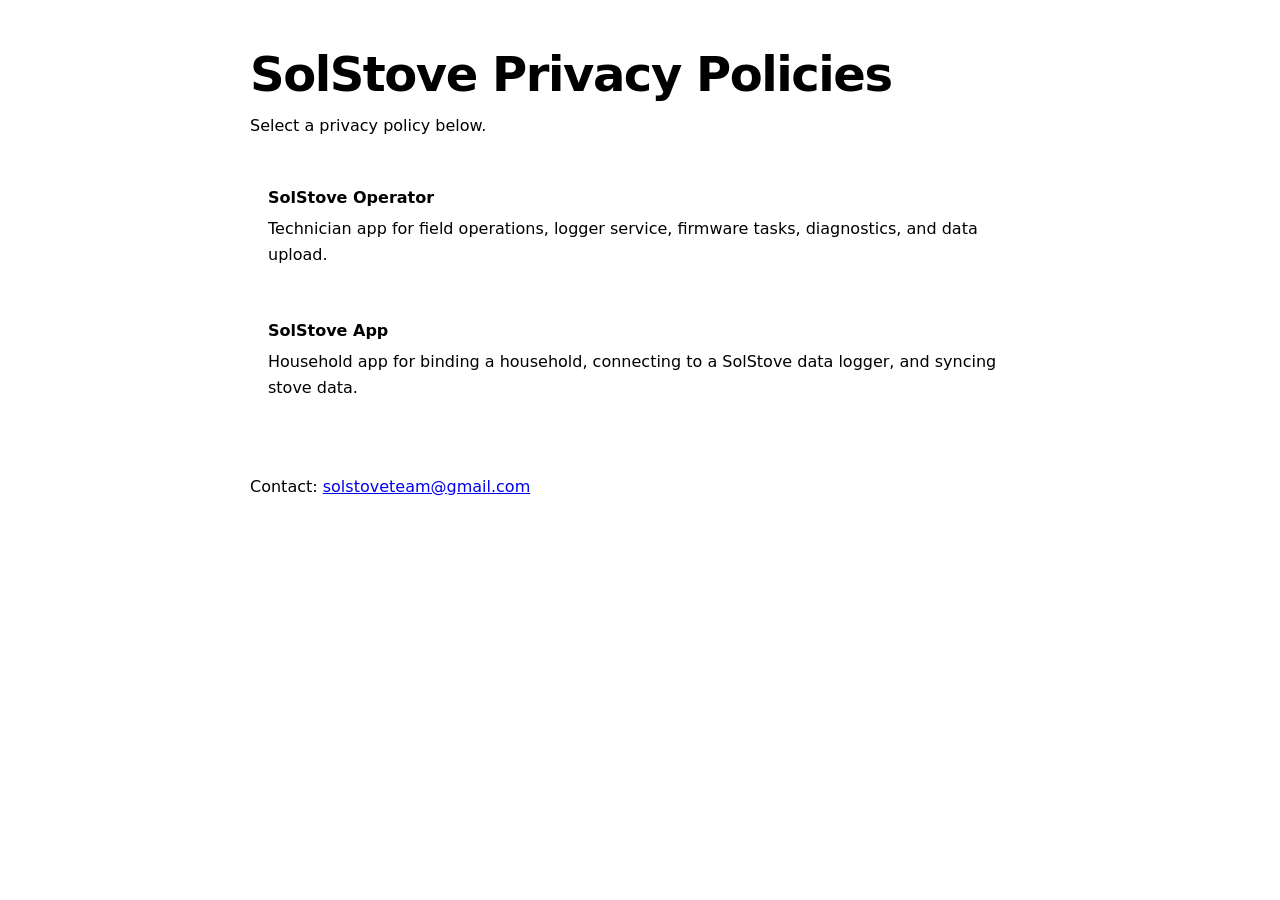
<file: index.html>
<!-- index.html -->

<!doctype html>

<html lang="en">
<head>
  <meta charset="utf-8">
  <meta name="viewport" content="width=device-width, initial-scale=1">
  <title>SolStove Privacy Policies</title>
  <meta name="description" content="Privacy policies for SolStove mobile applications.">
  <link rel="stylesheet" href="/styles.css">
</head>
<body>
  <main>
    <h1>SolStove Privacy Policies</h1>
    <p>Select a privacy policy below.</p>
<ul class="cards">
  <li>
    <a href="/operator/">
      <strong>SolStove Operator</strong>
      <span>Technician app for field operations, logger service, firmware tasks, diagnostics, and data upload.</span>
    </a>
  </li>
  <li>
    <a href="/app/">
      <strong>SolStove App</strong>
      <span>Household app for binding a household, connecting to a SolStove data logger, and syncing stove data.</span>
    </a>
  </li>
</ul>
<footer>
  Contact: <a href="mailto:solstoveteam@gmail.com">solstoveteam@gmail.com</a>
</footer>
  </main>
</body>
</html>
</file>
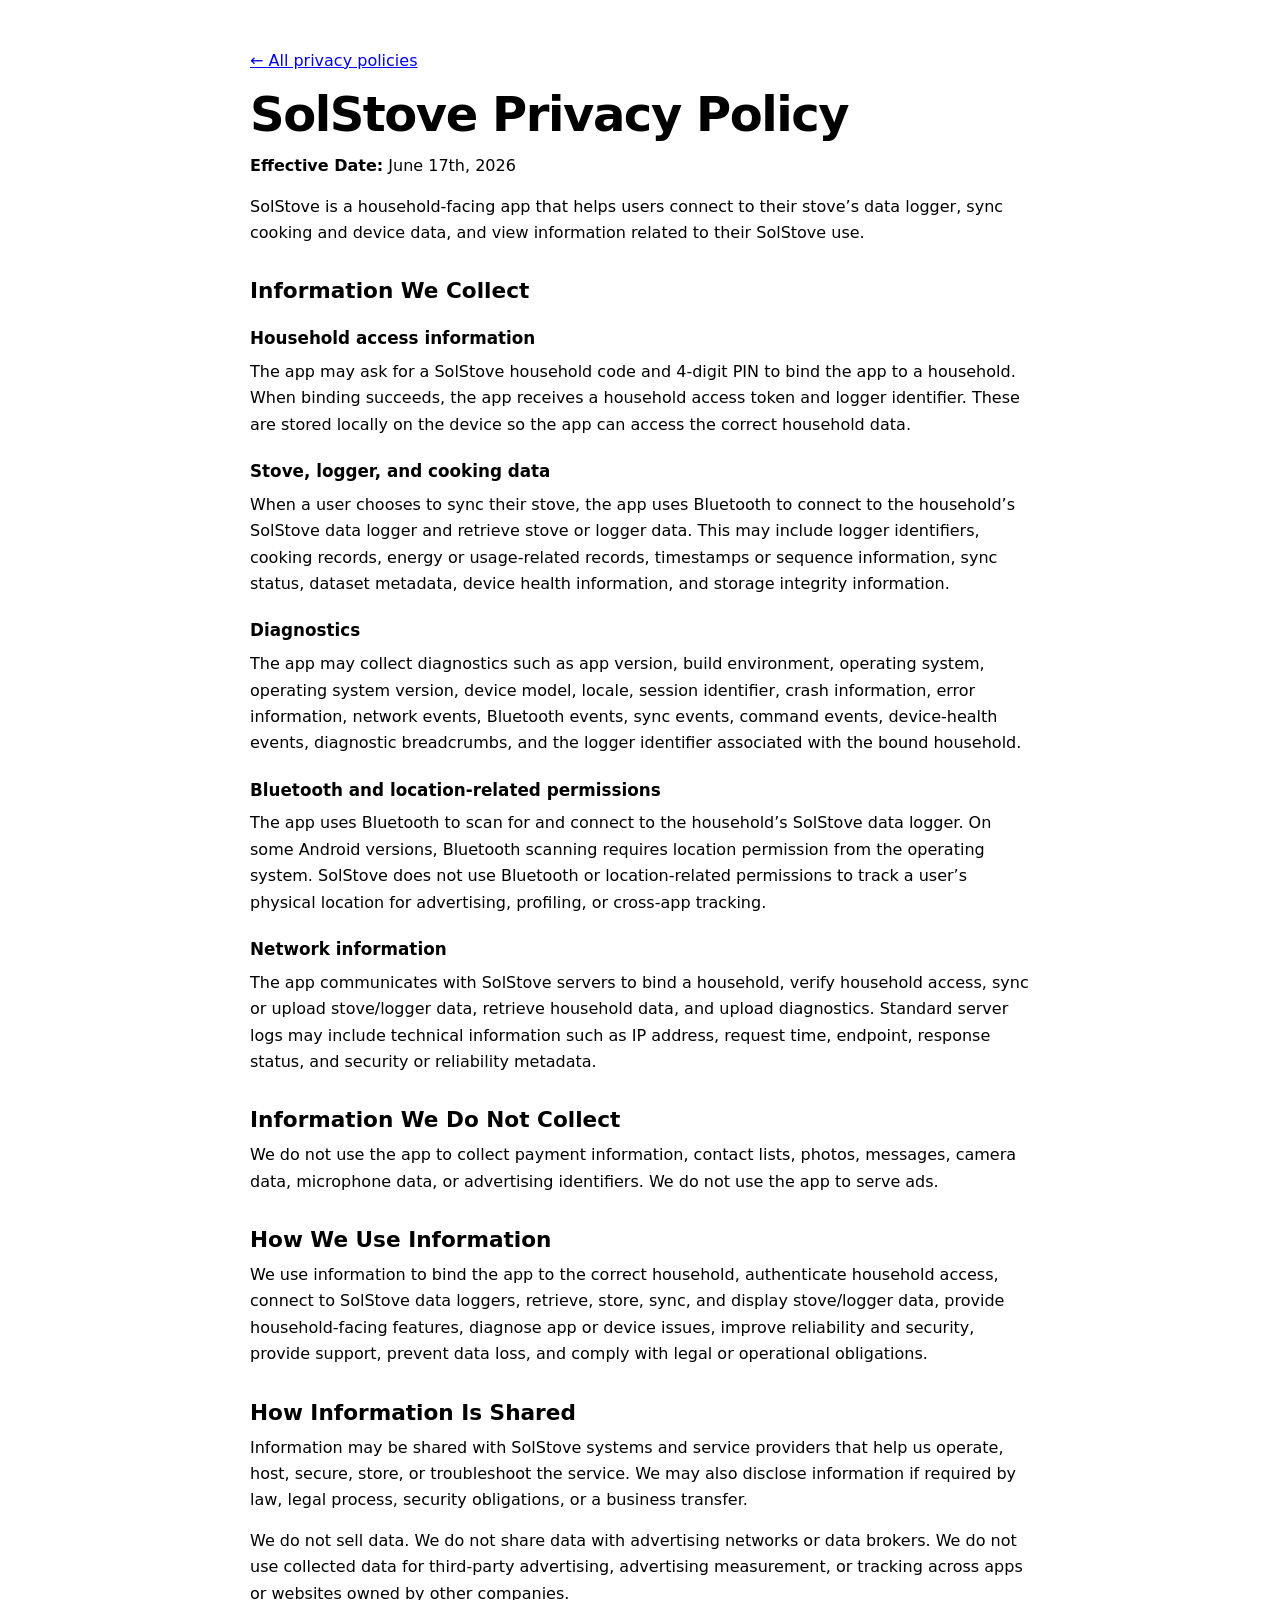
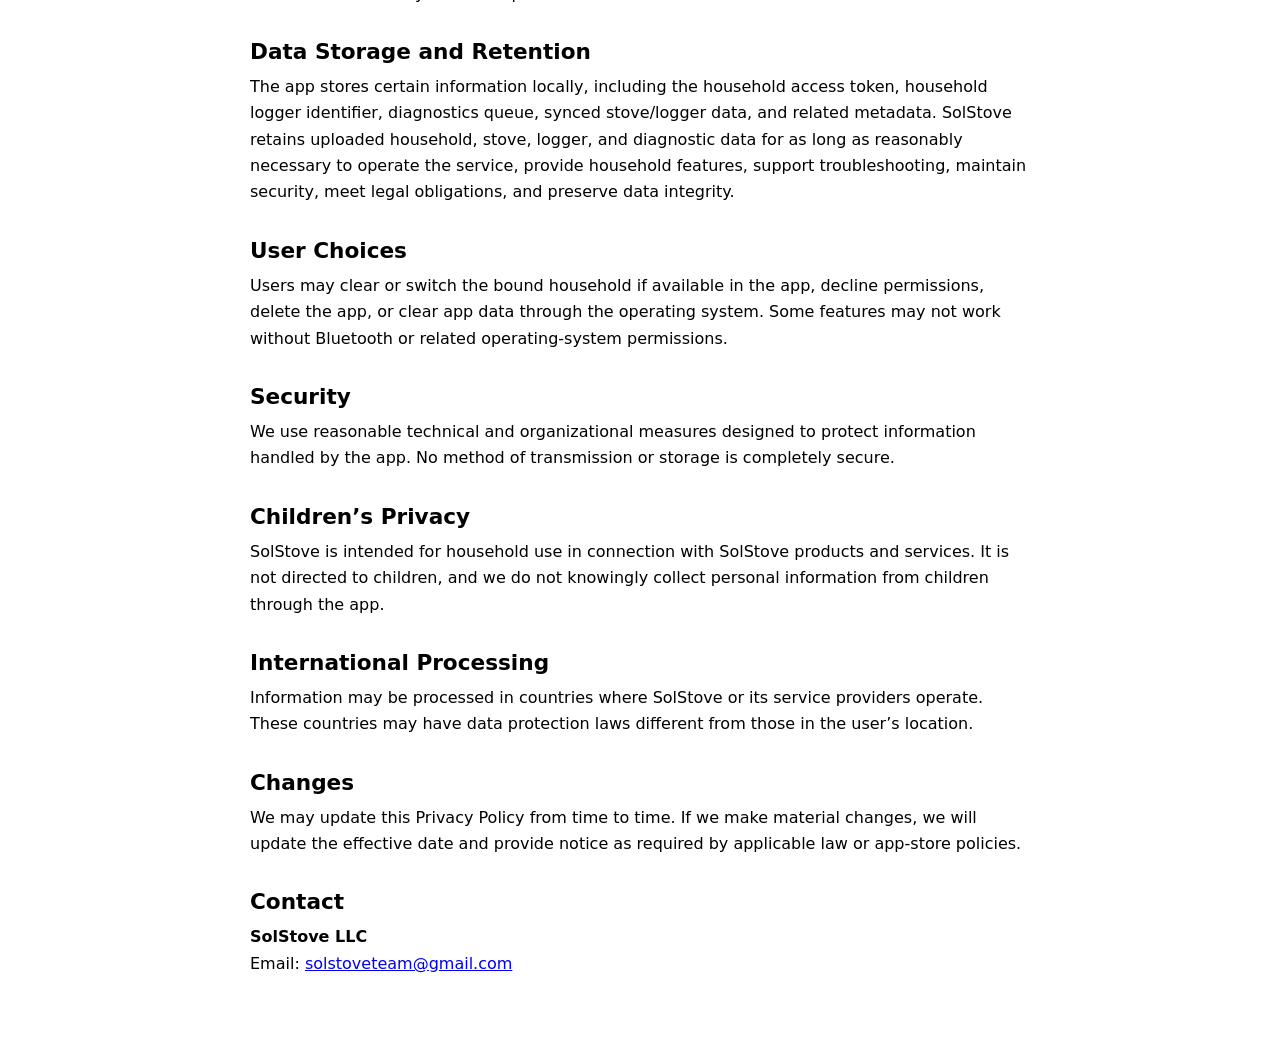
<file: app/index.html>
<!-- consumer-app/index.html -->

<!doctype html>

<html lang="en">
<head>
  <meta charset="utf-8">
  <meta name="viewport" content="width=device-width, initial-scale=1">
  <title>SolStove Privacy Policy</title>
  <meta name="description" content="Privacy Policy for the SolStove mobile app.">
  <link rel="stylesheet" href="/styles.css">
</head>
<body>
  <main>
    <p><a href="/">← All privacy policies</a></p>
<h1>SolStove Privacy Policy</h1>
<p><strong>Effective Date:</strong> June 17th, 2026</p>
<p>SolStove is a household-facing app that helps users connect to their stove’s data logger, sync cooking and device data, and view information related to their SolStove use.</p>
<h2>Information We Collect</h2>
<h3>Household access information</h3>
<p>The app may ask for a SolStove household code and 4-digit PIN to bind the app to a household. When binding succeeds, the app receives a household access token and logger identifier. These are stored locally on the device so the app can access the correct household data.</p>
<h3>Stove, logger, and cooking data</h3>
<p>When a user chooses to sync their stove, the app uses Bluetooth to connect to the household’s SolStove data logger and retrieve stove or logger data. This may include logger identifiers, cooking records, energy or usage-related records, timestamps or sequence information, sync status, dataset metadata, device health information, and storage integrity information.</p>
<h3>Diagnostics</h3>
<p>The app may collect diagnostics such as app version, build environment, operating system, operating system version, device model, locale, session identifier, crash information, error information, network events, Bluetooth events, sync events, command events, device-health events, diagnostic breadcrumbs, and the logger identifier associated with the bound household.</p>
<h3>Bluetooth and location-related permissions</h3>
<p>The app uses Bluetooth to scan for and connect to the household’s SolStove data logger. On some Android versions, Bluetooth scanning requires location permission from the operating system. SolStove does not use Bluetooth or location-related permissions to track a user’s physical location for advertising, profiling, or cross-app tracking.</p>
<h3>Network information</h3>
<p>The app communicates with SolStove servers to bind a household, verify household access, sync or upload stove/logger data, retrieve household data, and upload diagnostics. Standard server logs may include technical information such as IP address, request time, endpoint, response status, and security or reliability metadata.</p>
<h2>Information We Do Not Collect</h2>
<p>We do not use the app to collect payment information, contact lists, photos, messages, camera data, microphone data, or advertising identifiers. We do not use the app to serve ads.</p>
<h2>How We Use Information</h2>
<p>We use information to bind the app to the correct household, authenticate household access, connect to SolStove data loggers, retrieve, store, sync, and display stove/logger data, provide household-facing features, diagnose app or device issues, improve reliability and security, provide support, prevent data loss, and comply with legal or operational obligations.</p>
<h2>How Information Is Shared</h2>
<p>Information may be shared with SolStove systems and service providers that help us operate, host, secure, store, or troubleshoot the service. We may also disclose information if required by law, legal process, security obligations, or a business transfer.</p>
<p>We do not sell data. We do not share data with advertising networks or data brokers. We do not use collected data for third-party advertising, advertising measurement, or tracking across apps or websites owned by other companies.</p>
<h2>Data Storage and Retention</h2>
<p>The app stores certain information locally, including the household access token, household logger identifier, diagnostics queue, synced stove/logger data, and related metadata. SolStove retains uploaded household, stove, logger, and diagnostic data for as long as reasonably necessary to operate the service, provide household features, support troubleshooting, maintain security, meet legal obligations, and preserve data integrity.</p>
<h2>User Choices</h2>
<p>Users may clear or switch the bound household if available in the app, decline permissions, delete the app, or clear app data through the operating system. Some features may not work without Bluetooth or related operating-system permissions.</p>
<h2>Security</h2>
<p>We use reasonable technical and organizational measures designed to protect information handled by the app. No method of transmission or storage is completely secure.</p>
<h2>Children’s Privacy</h2>
<p>SolStove is intended for household use in connection with SolStove products and services. It is not directed to children, and we do not knowingly collect personal information from children through the app.</p>
<h2>International Processing</h2>
<p>Information may be processed in countries where SolStove or its service providers operate. These countries may have data protection laws different from those in the user’s location.</p>
<h2>Changes</h2>
<p>We may update this Privacy Policy from time to time. If we make material changes, we will update the effective date and provide notice as required by applicable law or app-store policies.</p>
<h2>Contact</h2>
<p>
  <strong>SolStove LLC</strong><br>
  Email: <a href="mailto:solstoveteam@gmail.com">solstoveteam@gmail.com</a><br>
</p>
  </main>
</body>
</html>
</file>
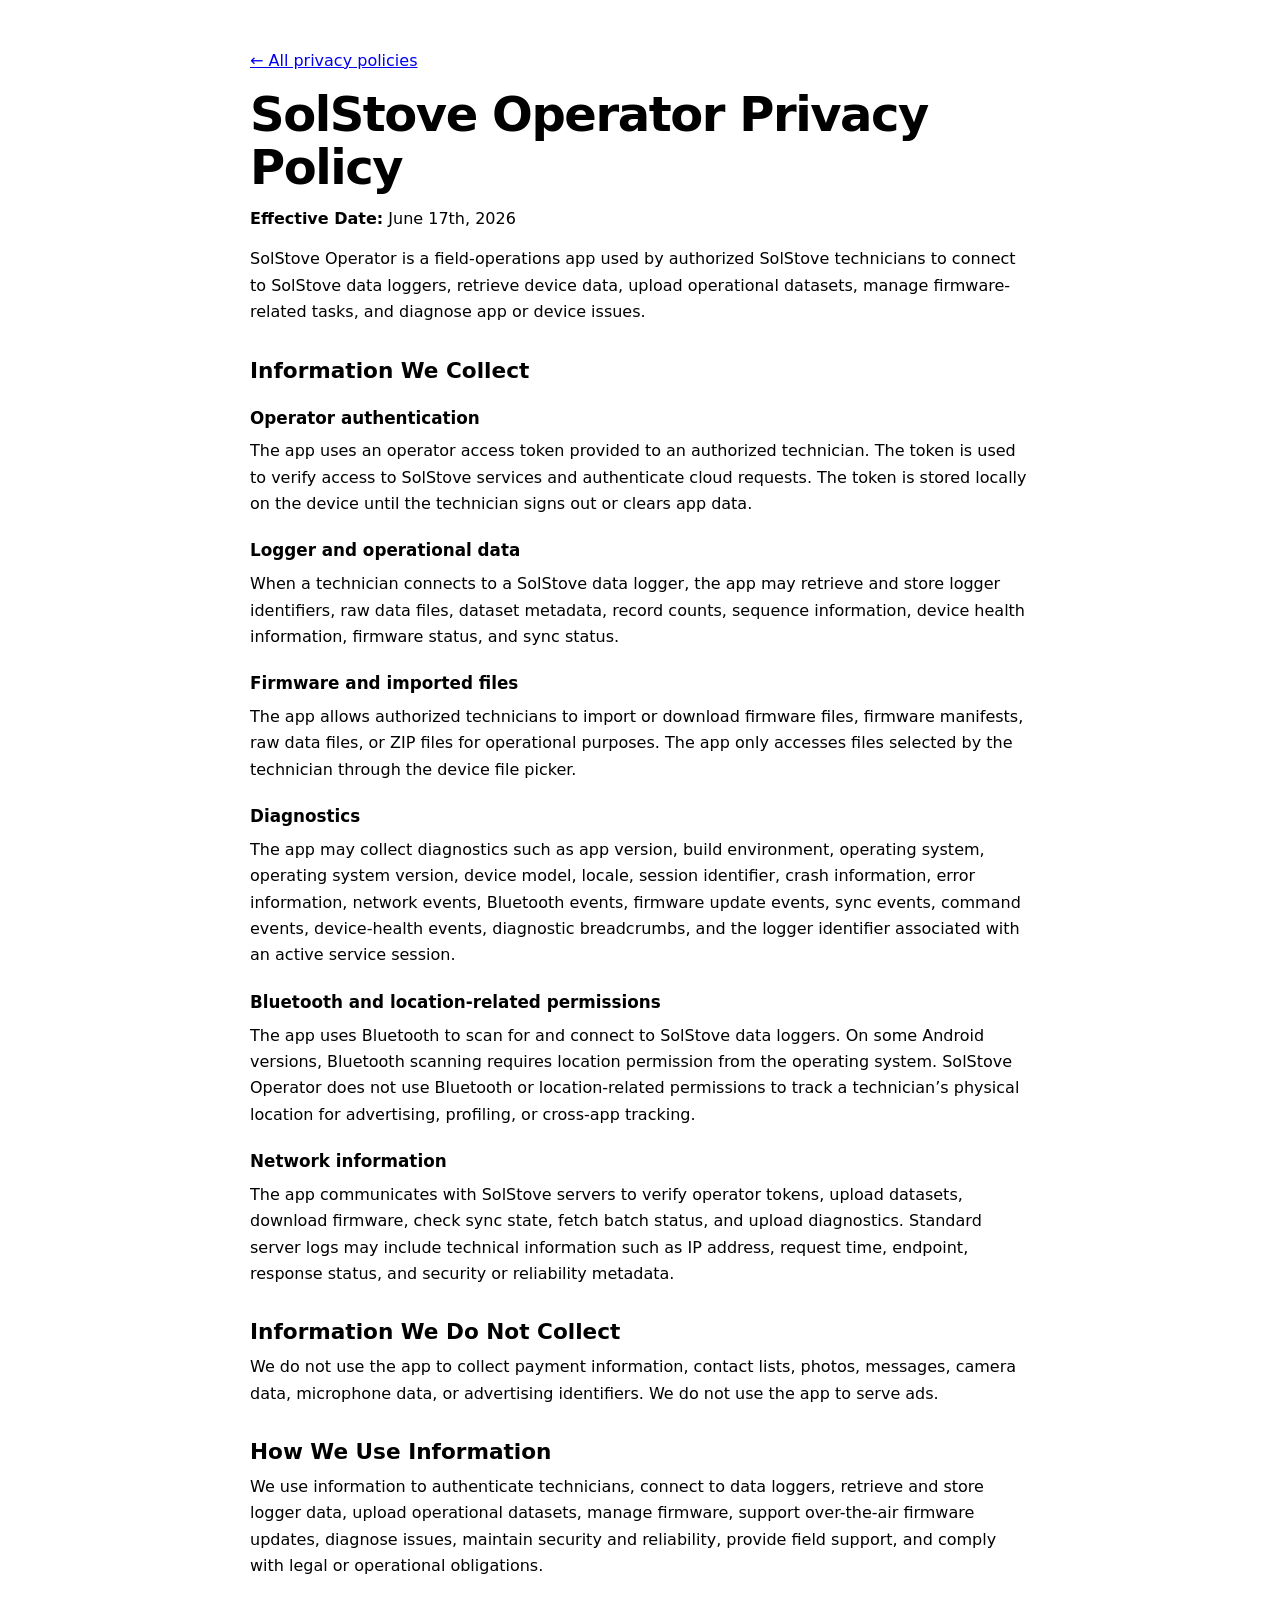
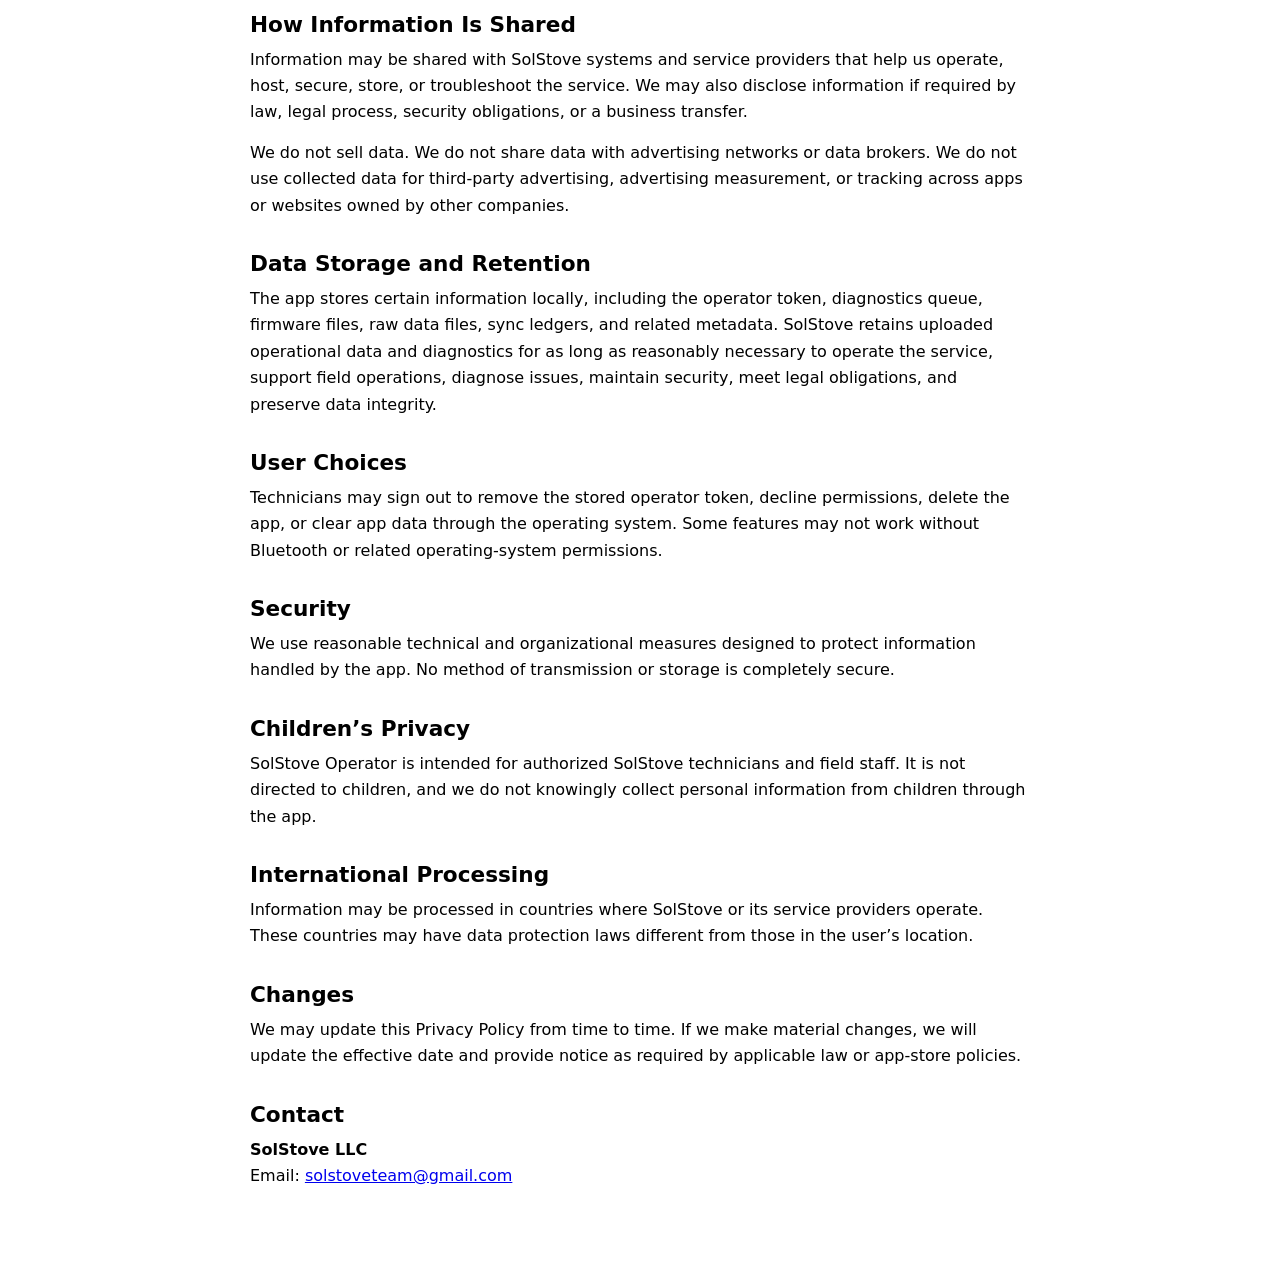
<file: operator/index.html>
<!-- operator-app/index.html -->

<!doctype html>

<html lang="en">
<head>
  <meta charset="utf-8">
  <meta name="viewport" content="width=device-width, initial-scale=1">
  <title>SolStove Operator Privacy Policy</title>
  <meta name="description" content="Privacy Policy for the SolStove Operator mobile app.">
  <link rel="stylesheet" href="/styles.css">
</head>
<body>
  <main>
    <p><a href="/">← All privacy policies</a></p>
<h1>SolStove Operator Privacy Policy</h1>
<p><strong>Effective Date:</strong> June 17th, 2026</p>
<p>SolStove Operator is a field-operations app used by authorized SolStove technicians to connect to SolStove data loggers, retrieve device data, upload operational datasets, manage firmware-related tasks, and diagnose app or device issues.</p>
<h2>Information We Collect</h2>
<h3>Operator authentication</h3>
<p>The app uses an operator access token provided to an authorized technician. The token is used to verify access to SolStove services and authenticate cloud requests. The token is stored locally on the device until the technician signs out or clears app data.</p>
<h3>Logger and operational data</h3>
<p>When a technician connects to a SolStove data logger, the app may retrieve and store logger identifiers, raw data files, dataset metadata, record counts, sequence information, device health information, firmware status, and sync status.</p>
<h3>Firmware and imported files</h3>
<p>The app allows authorized technicians to import or download firmware files, firmware manifests, raw data files, or ZIP files for operational purposes. The app only accesses files selected by the technician through the device file picker.</p>
<h3>Diagnostics</h3>
<p>The app may collect diagnostics such as app version, build environment, operating system, operating system version, device model, locale, session identifier, crash information, error information, network events, Bluetooth events, firmware update events, sync events, command events, device-health events, diagnostic breadcrumbs, and the logger identifier associated with an active service session.</p>
<h3>Bluetooth and location-related permissions</h3>
<p>The app uses Bluetooth to scan for and connect to SolStove data loggers. On some Android versions, Bluetooth scanning requires location permission from the operating system. SolStove Operator does not use Bluetooth or location-related permissions to track a technician’s physical location for advertising, profiling, or cross-app tracking.</p>
<h3>Network information</h3>
<p>The app communicates with SolStove servers to verify operator tokens, upload datasets, download firmware, check sync state, fetch batch status, and upload diagnostics. Standard server logs may include technical information such as IP address, request time, endpoint, response status, and security or reliability metadata.</p>
<h2>Information We Do Not Collect</h2>
<p>We do not use the app to collect payment information, contact lists, photos, messages, camera data, microphone data, or advertising identifiers. We do not use the app to serve ads.</p>
<h2>How We Use Information</h2>
<p>We use information to authenticate technicians, connect to data loggers, retrieve and store logger data, upload operational datasets, manage firmware, support over-the-air firmware updates, diagnose issues, maintain security and reliability, provide field support, and comply with legal or operational obligations.</p>
<h2>How Information Is Shared</h2>
<p>Information may be shared with SolStove systems and service providers that help us operate, host, secure, store, or troubleshoot the service. We may also disclose information if required by law, legal process, security obligations, or a business transfer.</p>
<p>We do not sell data. We do not share data with advertising networks or data brokers. We do not use collected data for third-party advertising, advertising measurement, or tracking across apps or websites owned by other companies.</p>
<h2>Data Storage and Retention</h2>
<p>The app stores certain information locally, including the operator token, diagnostics queue, firmware files, raw data files, sync ledgers, and related metadata. SolStove retains uploaded operational data and diagnostics for as long as reasonably necessary to operate the service, support field operations, diagnose issues, maintain security, meet legal obligations, and preserve data integrity.</p>
<h2>User Choices</h2>
<p>Technicians may sign out to remove the stored operator token, decline permissions, delete the app, or clear app data through the operating system. Some features may not work without Bluetooth or related operating-system permissions.</p>
<h2>Security</h2>
<p>We use reasonable technical and organizational measures designed to protect information handled by the app. No method of transmission or storage is completely secure.</p>
<h2>Children’s Privacy</h2>
<p>SolStove Operator is intended for authorized SolStove technicians and field staff. It is not directed to children, and we do not knowingly collect personal information from children through the app.</p>
<h2>International Processing</h2>
<p>Information may be processed in countries where SolStove or its service providers operate. These countries may have data protection laws different from those in the user’s location.</p>
<h2>Changes</h2>
<p>We may update this Privacy Policy from time to time. If we make material changes, we will update the effective date and provide notice as required by applicable law or app-store policies.</p>
<h2>Contact</h2>
<p>
  <strong>SolStove LLC</strong><br>
  Email: <a href="mailto:solstoveteam@gmail.com">solstoveteam@gmail.com</a><br>
</p>
  </main>
</body>
</html>
</file>
<file: styles.css>
/* styles.css */
:root {
–bg: #f8fafc;
–text: #111827;
–muted: #4b5563;
–border: #e5e7eb;
–accent: #0f766e;
}

* {
    box-sizing: border-box;
    }

body {
margin: 0;
background: var(–bg);
color: var(–text);
font-family: system-ui, -apple-system, BlinkMacSystemFont, “Segoe UI”, sans-serif;
line-height: 1.65;
}

main {
max-width: 820px;
margin: 0 auto;
padding: 48px 20px 72px;
}

h1 {
margin: 0 0 12px;
font-size: clamp(2rem, 5vw, 3rem);
line-height: 1.1;
letter-spacing: -0.03em;
}

h2 {
margin: 32px 0 8px;
font-size: 1.35rem;
line-height: 1.25;
}

h3 {
margin: 20px 0 6px;
font-size: 1.05rem;
}

p {
margin: 0 0 14px;
}

a {
color: var(–accent);
}

.cards {
list-style: none;
padding: 0;
margin: 28px 0;
display: grid;
gap: 14px;
}

.cards a {
display: block;
padding: 18px;
border: 1px solid var(–border);
border-radius: 14px;
background: white;
color: inherit;
text-decoration: none;
}

.cards a:hover,
.cards a:focus {
border-color: var(–accent);
}

.cards strong,
.cards span {
display: block;
}

.cards span {
margin-top: 4px;
color: var(–muted);
}

footer {
margin-top: 36px;
padding-top: 18px;
border-top: 1px solid var(–border);
color: var(–muted);
}
</file>
